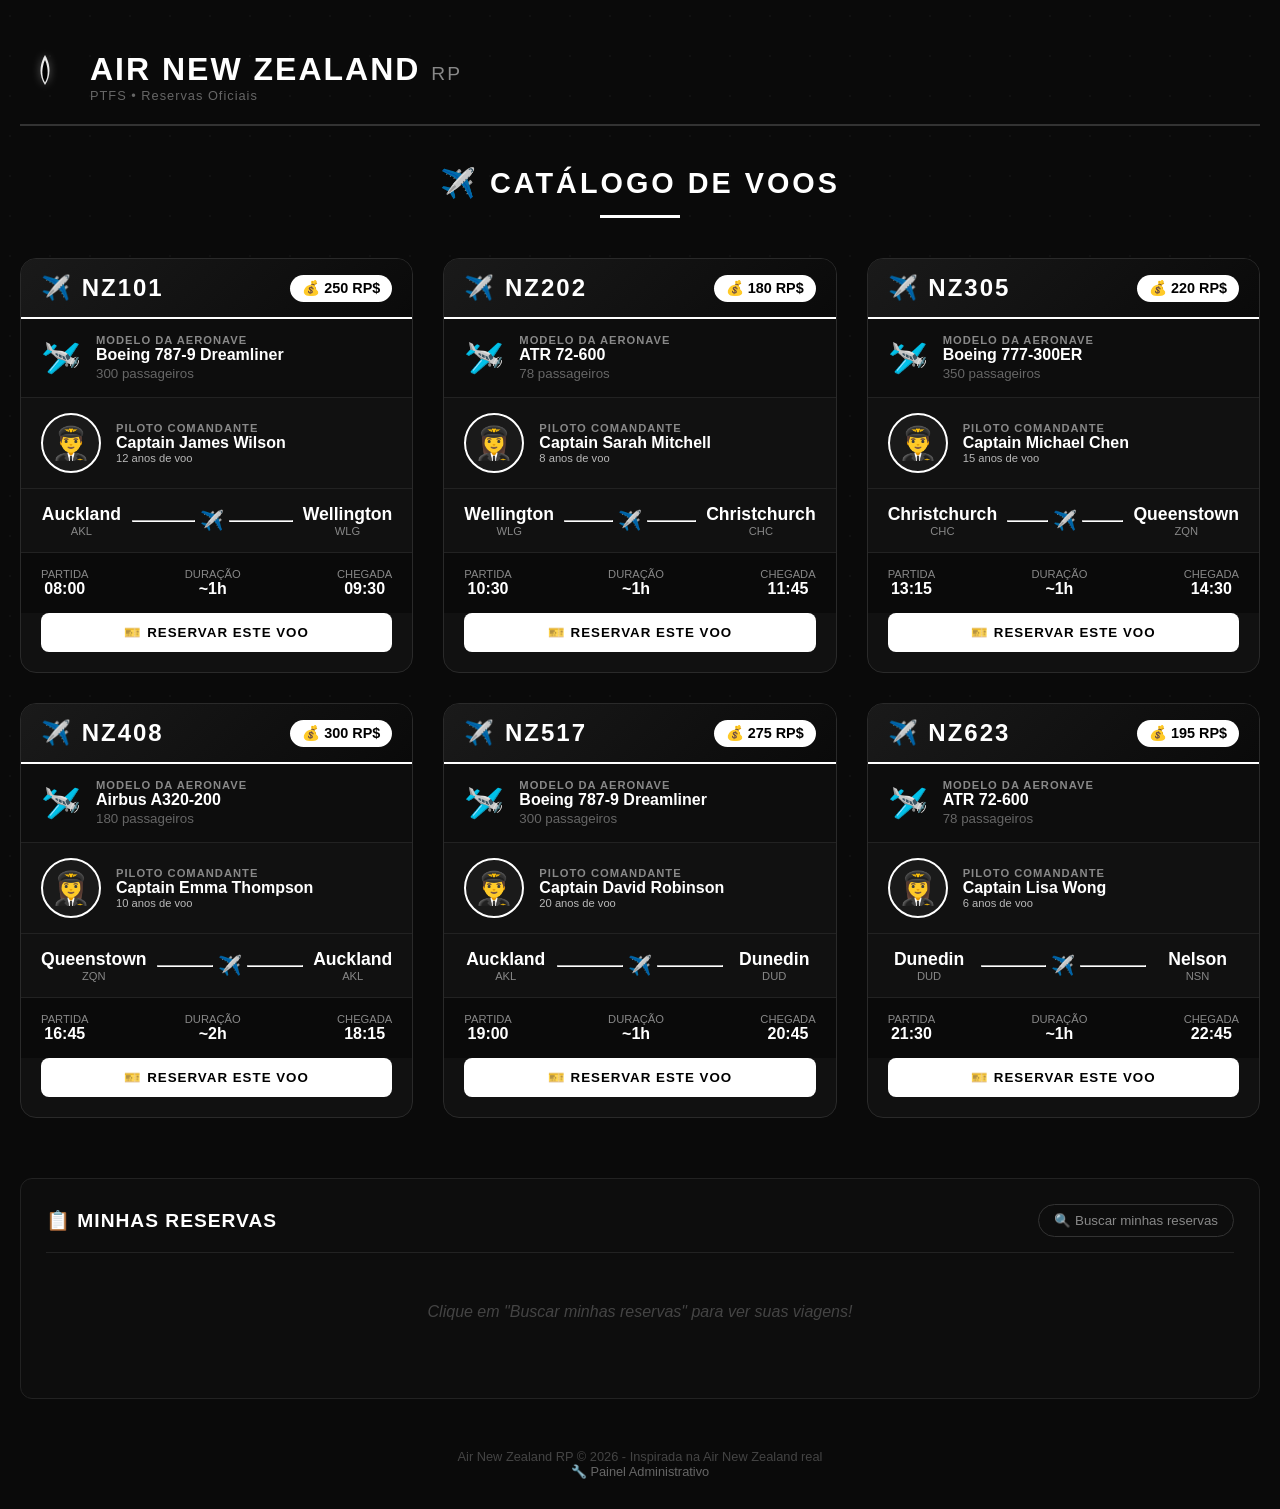
<file: index.html>
<!DOCTYPE html>
<html lang="pt-br">
<head>
    <meta charset="UTF-8">
    <meta name="viewport" content="width=device-width, initial-scale=1.0">
    <title>Air New Zealand RP | Reservas</title>
    <link rel="stylesheet" href="style.css">
</head>
<body>
    <div class="bg-texture"></div>

    <div class="container">
        <div class="header">
            <div class="logo-area">
                <div class="koru-icon">
                    <svg width="50" height="50" viewBox="0 0 100 100" fill="none">
                        <path d="M50 10 C50 10 30 40 50 70 C70 40 50 10 50 10Z" fill="white" opacity="0.9"/>
                        <path d="M50 20 C50 20 38 45 50 65 C62 45 50 20 50 20Z" fill="black"/>
                    </svg>
                </div>
                <div class="logo-text">
                    <h1>AIR NEW ZEALAND <span>RP</span></h1>
                    <p>PTFS • Reservas Oficiais</p>
                </div>
            </div>
        </div>

        <div class="page-title">
            <h2>✈️ CATÁLOGO DE VOOS</h2>
            <div class="line"></div>
        </div>

        <div class="voos-grid" id="voosGrid"></div>

        <div class="minhas-reservas">
            <div class="section-header">
                <h3>📋 MINHAS RESERVAS</h3>
                <button onclick="buscarReservasPorNome()" class="btn-clear">🔍 Buscar minhas reservas</button>
            </div>
            <div id="listaReservas" class="reservas-lista">
                <div class="empty-message">Clique em "Buscar minhas reservas" para ver suas viagens!</div>
            </div>
        </div>
    </div>

    <div id="modal" class="modal">
        <div class="modal-content">
            <span class="close" onclick="fecharModal()">&times;</span>
            <div id="modalBody"></div>
        </div>
    </div>

    <div class="footer">
        <p>Air New Zealand RP © 2026 - Inspirada na Air New Zealand real</p>
        <p><a href="admin.html">🔧 Painel Administrativo</a></p>
    </div>

    <script src="script.js"></script>
</body>
</html>
</file>
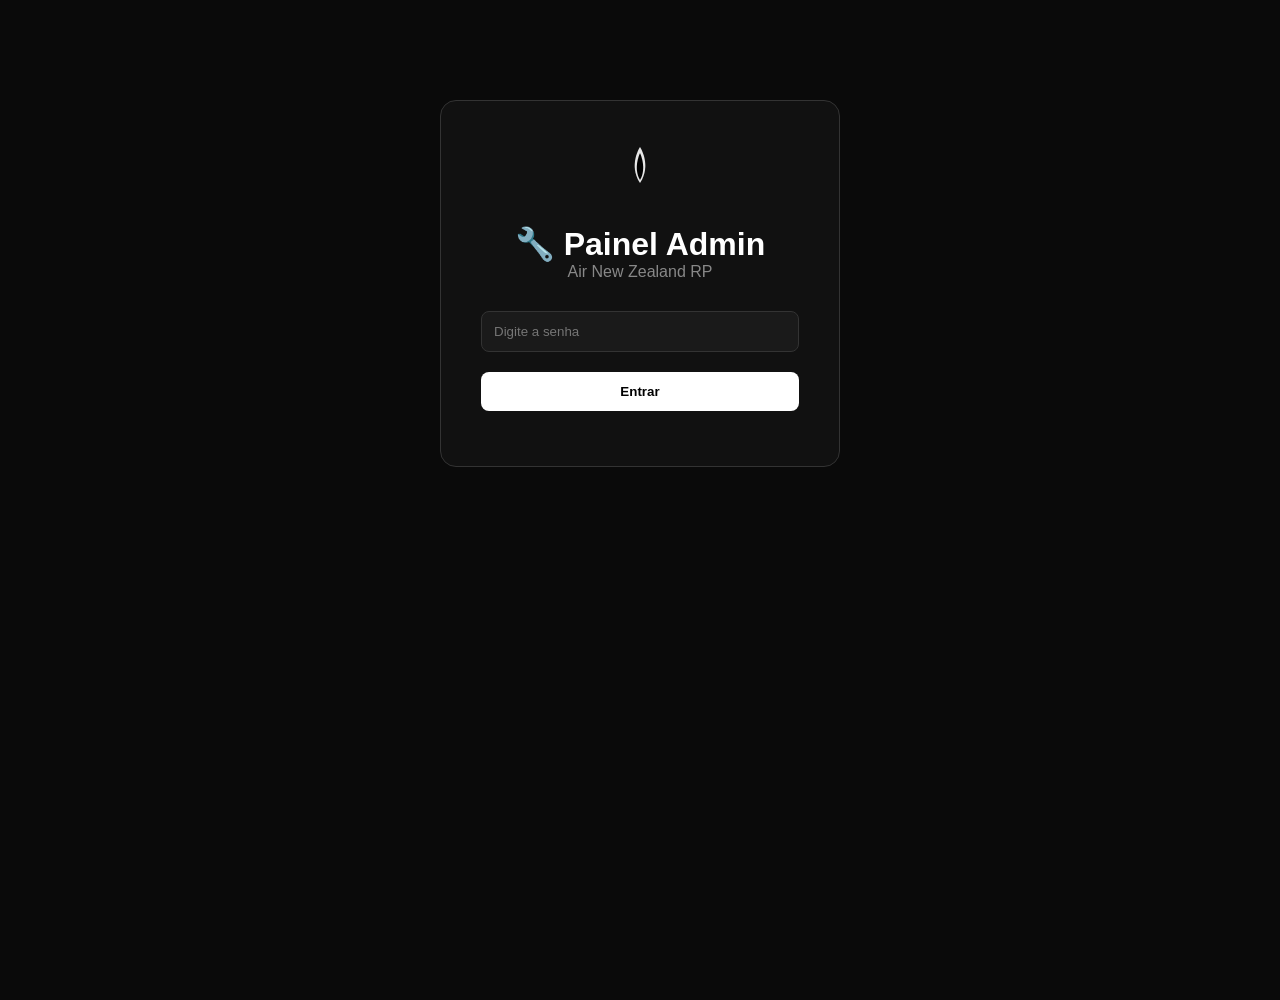
<file: admin.html>
<!DOCTYPE html>
<html lang="pt-br">
<head>
    <meta charset="UTF-8">
    <meta name="viewport" content="width=device-width, initial-scale=1.0">
    <title>Admin | Air New Zealand RP</title>
    <link rel="stylesheet" href="style.css">
    <style>
        * { margin: 0; padding: 0; box-sizing: border-box; }
        body { font-family: 'Segoe UI', sans-serif; background: #0a0a0a; min-height: 100vh; }
        .login-container {
            background: #111;
            border: 1px solid #333;
            border-radius: 16px;
            padding: 40px;
            width: 90%;
            max-width: 400px;
            text-align: center;
            margin: 100px auto;
        }
        .login-container input {
            width: 100%;
            background: #1a1a1a;
            border: 1px solid #333;
            color: #fff;
            padding: 12px;
            border-radius: 8px;
            margin-bottom: 20px;
        }
        .login-container button {
            width: 100%;
            background: #fff;
            color: #000;
            border: none;
            padding: 12px;
            border-radius: 8px;
            font-weight: bold;
            cursor: pointer;
        }
        .admin-header {
            background: #000;
            padding: 20px;
            border-bottom: 2px solid #ff4444;
            margin-bottom: 30px;
        }
        .admin-header h1 { color: #ff4444; }
        .stats {
            display: grid;
            grid-template-columns: repeat(auto-fit, minmax(150px, 1fr));
            gap: 20px;
            margin-bottom: 30px;
        }
        .stat-card {
            background: #111;
            border: 1px solid #333;
            border-radius: 10px;
            padding: 20px;
            text-align: center;
        }
        .stat-number { font-size: 2rem; font-weight: bold; color: #fff; }
        .stat-label { color: #888; }
        .filtros {
            display: flex;
            gap: 10px;
            margin-bottom: 20px;
            flex-wrap: wrap;
        }
        .filtro-btn {
            background: #1a1a1a;
            border: 1px solid #333;
            color: #fff;
            padding: 8px 16px;
            border-radius: 20px;
            cursor: pointer;
        }
        .filtro-btn.active { background: #fff; color: #000; }
        .reservas-table {
            width: 100%;
            border-collapse: collapse;
            background: #0d0d0d;
            border-radius: 10px;
            overflow-x: auto;
            display: block;
        }
        .reservas-table th, .reservas-table td {
            padding: 10px;
            border-bottom: 1px solid #1a1a1a;
            text-align: left;
        }
        select, input {
            background: #1a1a1a;
            border: 1px solid #333;
            color: #fff;
            padding: 6px 10px;
            border-radius: 4px;
        }
        button {
            background: #fff;
            color: #000;
            border: none;
            padding: 6px 12px;
            border-radius: 4px;
            cursor: pointer;
        }
        button.danger { background: #8b1a1a; color: #fff; }
        .mensagem-editor {
            background: #111;
            border: 1px solid #333;
            border-radius: 10px;
            padding: 20px;
            margin-top: 30px;
        }
        .mensagem-editor textarea {
            width: 100%;
            background: #0a0a0a;
            border: 1px solid #333;
            color: #fff;
            padding: 10px;
            border-radius: 6px;
        }
        .btn-primary { background: #fff; color: #000; padding: 10px 20px; }
        .refresh-btn {
            background: #1a1a1a;
            border: 1px solid #333;
            color: #fff;
            padding: 8px 16px;
            border-radius: 20px;
            cursor: pointer;
        }
        .logout-btn {
            background: #8b1a1a;
            color: #fff;
            padding: 8px 16px;
            border-radius: 20px;
            cursor: pointer;
            margin-left: 10px;
        }
        .container { max-width: 1400px; margin: 0 auto; padding: 20px; }
        .footer { text-align: center; padding: 20px; color: #666; }
        .footer a { color: #888; text-decoration: none; }
        @media (max-width: 768px) {
            .reservas-table { font-size: 0.7rem; }
            .reservas-table th, .reservas-table td { padding: 5px; }
        }
    </style>
</head>
<body>
    <!-- TELA DE LOGIN -->
    <div id="loginScreen" class="login-container">
        <svg width="60" height="60" viewBox="0 0 100 100" fill="none" style="margin: 0 auto 20px;">
            <path d="M50 10 C50 10 30 40 50 70 C70 40 50 10 50 10Z" fill="white" opacity="0.9"/>
            <path d="M50 20 C50 20 38 45 50 65 C62 45 50 20 50 20Z" fill="black"/>
        </svg>
        <h1 style="color: #fff;">🔧 Painel Admin</h1>
        <p style="color: #888; margin-bottom: 30px;">Air New Zealand RP</p>
        <input type="password" id="senhaAdmin" placeholder="Digite a senha">
        <button onclick="fazerLogin()">Entrar</button>
        <div id="loginError" style="color: #ff4444; margin-top: 15px;"></div>
    </div>

    <!-- PAINEL ADMIN (escondido até logar) -->
    <div id="adminPanel" style="display: none;">
        <div class="container">
            <div class="admin-header">
                <div style="display: flex; justify-content: space-between; align-items: center;">
                    <div>
                        <h1>🔧 PAINEL ADMINISTRATIVO</h1>
                        <p>Air New Zealand RP - Gerencie todas as reservas</p>
                    </div>
                    <button onclick="fazerLogout()" class="logout-btn">🚪 Sair</button>
                </div>
            </div>

            <div class="stats">
                <div class="stat-card"><div class="stat-number" id="totalReservas">0</div><div class="stat-label">📋 Total</div></div>
                <div class="stat-card"><div class="stat-number" id="totalEmDia">0</div><div class="stat-label">✅ Em dia</div></div>
                <div class="stat-card"><div class="stat-number" id="totalAtrasados">0</div><div class="stat-label">⚠️ Atrasados</div></div>
                <div class="stat-card"><div class="stat-number" id="totalCancelados">0</div><div class="stat-label">❌ Cancelados</div></div>
            </div>

            <div class="filtros">
                <button class="filtro-btn active" onclick="filtrarReservas('todos')">📋 Todos</button>
                <button class="filtro-btn" onclick="filtrarReservas('emdia')">✅ Em dia</button>
                <button class="filtro-btn" onclick="filtrarReservas('atrasado')">⚠️ Atrasados</button>
                <button class="filtro-btn" onclick="filtrarReservas('cancelado')">❌ Cancelados</button>
                <button class="refresh-btn" onclick="renderizarTabelaReservas()">🔄 Atualizar</button>
                <button class="refresh-btn" onclick="exportarReservas()">📎 Exportar CSV</button>
                <button class="refresh-btn danger" onclick="limparTodasReservasAdmin()">🗑️ Limpar tudo</button>
            </div>

            <div style="overflow-x: auto;">
                <table class="reservas-table">
                    <thead>
                        <tr><th>Código</th><th>Voo</th><th>Rota</th><th>Passageiro</th><th>Data</th><th>Status</th><th>Mensagem</th><th>Atualização</th><th>Ações</th></tr>
                    </thead>
                    <tbody id="tabelaReservasBody"><tr><td colspan="9" style="text-align: center;">Carregando...</td></tr>
                </tbody>
                </table>
            </div>

            <div class="mensagem-editor">
                <h3>✏️ MENSAGEM GLOBAL</h3>
                <textarea id="mensagemGlobal" rows="3" placeholder="Mensagem que todos verão..."></textarea>
                <select id="statusGlobal">
                    <option value="emdia">✅ Em dia</option>
                    <option value="atrasado">⚠️ Atrasado</option>
                    <option value="cancelado">❌ Cancelado</option>
                </select>
                <button onclick="atualizarMensagemGlobal()" class="btn-primary">💾 SALVAR</button>
                <div id="previewMensagem" style="margin-top: 15px; background: #0a0a0a; padding: 10px; border-radius: 6px;"></div>
            </div>

            <div class="footer">
                <p>Air New Zealand RP © 2026</p>
                <p><a href="index.html">← Voltar para o site público</a></p>
            </div>
        </div>
    </div>

    <script>
        // ========== CONFIGURAÇÕES ==========
        const SENHA_ADMIN = "admin123";
        const API_URL = "https://sheetdb.io/api/v1/zgrywmv600xid";

        // ========== FUNÇÕES DE LOGIN ==========
        function fazerLogin() {
            const senha = document.getElementById('senhaAdmin').value;
            if (senha === SENHA_ADMIN) {
                document.getElementById('loginScreen').style.display = 'none';
                document.getElementById('adminPanel').style.display = 'block';
                iniciarAdmin();
            } else {
                document.getElementById('loginError').innerHTML = '❌ Senha incorreta!';
            }
        }

        function fazerLogout() {
            document.getElementById('loginScreen').style.display = 'block';
            document.getElementById('adminPanel').style.display = 'none';
            document.getElementById('senhaAdmin').value = '';
            document.getElementById('loginError').innerHTML = '';
        }

        // ========== FUNÇÕES DA API ==========
        async function carregarReservas() {
            try {
                const response = await fetch(API_URL);
                const data = await response.json();
                if (data.error) return [];
                return Array.isArray(data) ? data : [data];
            } catch (error) {
                console.error("Erro:", error);
                return [];
            }
        }

        // FUNÇÃO QUE REALMENTE ATUALIZA O STATUS NA PLANILHA
        async function atualizarStatusReserva(id, novoStatus) {
            try {
                const response = await fetch(`${API_URL}/ID/${id}`, {
                    method: 'PATCH',
                    headers: { 'Content-Type': 'application/json' },
                    body: JSON.stringify({ 
                        Status: novoStatus,
                        UltimaAtualizacao: new Date().toLocaleString('pt-BR')
                    })
                });
                if (response.ok) {
                    alert('✅ Status atualizado na planilha!');
                    await renderizarTabelaReservas();
                    await atualizarEstatisticas();
                } else {
                    alert('❌ Erro ao atualizar status!');
                }
            } catch (error) {
                alert('❌ Erro de conexão!');
            }
        }

        // FUNÇÃO QUE REALMENTE ATUALIZA A MENSAGEM NA PLANILHA
        async function editarMensagemReserva(id, mensagem) {
            try {
                const response = await fetch(`${API_URL}/ID/${id}`, {
                    method: 'PATCH',
                    headers: { 'Content-Type': 'application/json' },
                    body: JSON.stringify({ 
                        Mensagem: mensagem,
                        UltimaAtualizacao: new Date().toLocaleString('pt-BR')
                    })
                });
                if (response.ok) {
                    alert('✅ Mensagem salva na planilha!');
                    await renderizarTabelaReservas();
                } else {
                    alert('❌ Erro ao salvar mensagem!');
                }
            } catch (error) {
                alert('❌ Erro de conexão!');
            }
        }

        async function deletarReserva(id) {
            try {
                const response = await fetch(`${API_URL}/ID/${id}`, { method: 'DELETE' });
                if (response.ok) {
                    alert('✅ Reserva cancelada!');
                    await renderizarTabelaReservas();
                    await atualizarEstatisticas();
                }
            } catch (error) {
                alert('❌ Erro ao cancelar!');
            }
        }

        async function renderizarTabelaReservas(filtro = 'todos') {
            let reservas = await carregarReservas();
            if (filtro !== 'todos') {
                reservas = reservas.filter(r => r.Status === filtro);
            }
            
            const tbody = document.getElementById('tabelaReservasBody');
            if (!reservas || reservas.length === 0) {
                tbody.innerHTML = '<tr><td colspan="9" style="text-align: center;">Nenhuma reserva encontrada</td></tr>';
                return;
            }
            
            tbody.innerHTML = reservas.map(reserva => `
                <tr>
                    <td>${reserva.CodigoReserva || '-'}</td>
                    <td>${reserva.CodigoVoo || '-'}</td>
                    <td>${reserva.Origem || '-'} → ${reserva.Destino || '-'}</td>
                    <td>${reserva.Passageiro || '-'}</td>
                    <td>${reserva.DataReserva || '-'}</td>
                    <td>
                        <select id="status_${reserva.ID}" onchange="atualizarStatusReserva(${reserva.ID}, this.value)">
                            <option value="emdia" ${reserva.Status === 'emdia' ? 'selected' : ''}>✅ Em dia</option>
                            <option value="atrasado" ${reserva.Status === 'atrasado' ? 'selected' : ''}>⚠️ Atrasado</option>
                            <option value="cancelado" ${reserva.Status === 'cancelado' ? 'selected' : ''}>❌ Cancelado</option>
                        </select>
                    </td>
                    <td>
                        <input type="text" id="msg_${reserva.ID}" value="${reserva.Mensagem || ''}" placeholder="Mensagem" style="width:150px;">
                        <button onclick="editarMensagemReserva(${reserva.ID}, document.getElementById('msg_${reserva.ID}').value)">💾 Salvar</button>
                    </td>
                    <td>${reserva.UltimaAtualizacao || '-'}</td>
                    <td><button onclick="deletarReserva(${reserva.ID})" style="background:#8b1a1a;color:white;">🗑️</button></td>
                </tr>
            `).join('');
        }

        async function atualizarEstatisticas() {
            const reservas = await carregarReservas();
            document.getElementById('totalReservas').innerHTML = reservas.length;
            document.getElementById('totalEmDia').innerHTML = reservas.filter(r => r.Status === 'emdia').length;
            document.getElementById('totalAtrasados').innerHTML = reservas.filter(r => r.Status === 'atrasado').length;
            document.getElementById('totalCancelados').innerHTML = reservas.filter(r => r.Status === 'cancelado').length;
        }

        function filtrarReservas(filtro) {
            document.querySelectorAll('.filtro-btn').forEach(btn => btn.classList.remove('active'));
            event.target.classList.add('active');
            renderizarTabelaReservas(filtro);
        }

        async function exportarReservas() {
            const reservas = await carregarReservas();
            if (!reservas || reservas.length === 0) { alert('Sem reservas'); return; }
            let csv = "ID,Código,Voo,Origem,Destino,Passageiro,Data,Status,Mensagem\n";
            reservas.forEach(r => {
                csv += `"${r.ID}","${r.CodigoReserva}","${r.CodigoVoo}","${r.Origem}","${r.Destino}","${r.Passageiro}","${r.DataReserva}","${r.Status}","${r.Mensagem}"\n`;
            });
            const blob = new Blob([csv], { type: 'text/csv' });
            const link = document.createElement('a');
            link.href = URL.createObjectURL(blob);
            link.download = `reservas_${new Date().toISOString().split('T')[0]}.csv`;
            link.click();
            alert('✅ Exportado!');
        }

        async function limparTodasReservasAdmin() {
            if (confirm('⚠️ ATENÇÃO! Isso vai apagar TODAS as reservas. Tem certeza?')) {
                const reservas = await carregarReservas();
                for (const r of reservas) {
                    if (r.ID) await deletarReserva(r.ID);
                }
                alert('✅ Todas reservas removidas!');
                await renderizarTabelaReservas();
                await atualizarEstatisticas();
            }
        }

        function atualizarMensagemGlobal() {
            const mensagem = document.getElementById('mensagemGlobal').value;
            const statusGlobal = document.getElementById('statusGlobal').value;
            const config = {
                mensagem: mensagem,
                status: statusGlobal,
                ultimaAlteracao: new Date().toLocaleString('pt-BR')
            };
            localStorage.setItem('airnz_mensagem_global', JSON.stringify(config));
            alert('✅ Mensagem global salva no navegador!');
        }

        function carregarMensagemGlobal() {
            const config = localStorage.getItem('airnz_mensagem_global');
            if (config) {
                const data = JSON.parse(config);
                document.getElementById('mensagemGlobal').value = data.mensagem;
                document.getElementById('statusGlobal').value = data.status;
                document.getElementById('previewMensagem').innerHTML = `
                    <strong>Status:</strong> ${data.status}<br>
                    <strong>Mensagem:</strong> ${data.mensagem}<br>
                    <small>${data.ultimaAlteracao}</small>
                `;
            }
        }

        async function iniciarAdmin() {
            carregarMensagemGlobal();
            await renderizarTabelaReservas();
            await atualizarEstatisticas();
            setInterval(async () => {
                await renderizarTabelaReservas();
                await atualizarEstatisticas();
            }, 15000);
        }

        document.getElementById('senhaAdmin').addEventListener('keypress', function(e) {
            if (e.key === 'Enter') fazerLogin();
        });
    </script>
</body>
</html>
</file>
<file: style.css>
* {
    margin: 0;
    padding: 0;
    box-sizing: border-box;
}

body {
    font-family: 'Segoe UI', 'Montserrat', sans-serif;
    background: #0a0a0a;
    color: #ffffff;
    min-height: 100vh;
}

.bg-texture {
    position: fixed;
    top: 0;
    left: 0;
    width: 100%;
    height: 100%;
    background-image: radial-gradient(circle at 25% 40%, rgba(255,255,255,0.03) 1px, transparent 1px);
    background-size: 40px 40px;
    pointer-events: none;
    z-index: 0;
}

.container {
    max-width: 1300px;
    margin: 0 auto;
    padding: 20px;
    position: relative;
    z-index: 1;
}

/* ========== HEADER ========== */
.header {
    padding: 30px 0 20px;
    border-bottom: 2px solid #333;
    margin-bottom: 40px;
}

.logo-area {
    display: flex;
    align-items: center;
    gap: 20px;
}

.koru-icon svg {
    filter: drop-shadow(0 0 5px rgba(255,255,255,0.3));
}

.logo-text h1 {
    font-size: 2rem;
    letter-spacing: 2px;
    font-weight: 700;
}

.logo-text h1 span {
    color: #888;
    font-weight: 400;
    font-size: 1.2rem;
}

.logo-text p {
    color: #666;
    font-size: 0.8rem;
    letter-spacing: 1px;
}

/* ========== TÍTULO ========== */
.page-title {
    text-align: center;
    margin-bottom: 40px;
}

.page-title h2 {
    font-size: 1.8rem;
    letter-spacing: 3px;
    font-weight: 600;
}

.line {
    width: 80px;
    height: 3px;
    background: #fff;
    margin: 15px auto 0;
}

/* ========== GRID DE VOOS ========== */
.voos-grid {
    display: grid;
    grid-template-columns: repeat(auto-fill, minmax(380px, 1fr));
    gap: 30px;
    margin-bottom: 60px;
}

.voo-card {
    background: #111;
    border: 1px solid #2a2a2a;
    border-radius: 16px;
    overflow: hidden;
    transition: all 0.3s ease;
}

.voo-card:hover {
    transform: translateY(-5px);
    border-color: #fff;
    box-shadow: 0 10px 30px rgba(255,255,255,0.1);
}

/* Cabeçalho do voo */
.voo-header {
    background: linear-gradient(135deg, #1a1a1a 0%, #0a0a0a 100%);
    padding: 15px 20px;
    border-bottom: 2px solid #fff;
    display: flex;
    justify-content: space-between;
    align-items: center;
}

.voo-codigo {
    font-size: 1.5rem;
    font-weight: bold;
    letter-spacing: 2px;
}

.voo-preco {
    background: #fff;
    color: #000;
    padding: 5px 12px;
    border-radius: 20px;
    font-size: 0.9rem;
    font-weight: bold;
}

/* Informações do avião */
.aviao-info {
    background: #0d0d0d;
    padding: 15px 20px;
    border-bottom: 1px solid #222;
    display: flex;
    align-items: center;
    gap: 15px;
}

.aviao-icon {
    font-size: 2rem;
}

.aviao-detalhes h4 {
    color: #888;
    font-size: 0.7rem;
    letter-spacing: 1px;
}

.aviao-detalhes p {
    font-size: 1rem;
    font-weight: bold;
}

/* Piloto */
.piloto-info {
    padding: 15px 20px;
    border-bottom: 1px solid #222;
    display: flex;
    align-items: center;
    gap: 15px;
}

.piloto-foto {
    width: 60px;
    height: 60px;
    background: #1a1a1a;
    border-radius: 50%;
    display: flex;
    align-items: center;
    justify-content: center;
    border: 2px solid #fff;
}

.piloto-foto .sem-foto {
    font-size: 2rem;
}

.piloto-detalhes h4 {
    color: #888;
    font-size: 0.7rem;
    letter-spacing: 1px;
}

.piloto-detalhes .piloto-nome {
    font-size: 1rem;
    font-weight: bold;
}

.piloto-detalhes .piloto-experiencia {
    font-size: 0.7rem;
    color: #fff;
    opacity: 0.7;
}

/* Rota */
.rota-info {
    padding: 15px 20px;
    border-bottom: 1px solid #222;
    text-align: center;
}

.rota-cidade {
    display: flex;
    justify-content: space-between;
    align-items: center;
    gap: 10px;
}

.cidade {
    text-align: center;
    flex: 1;
}

.cidade-nome {
    font-size: 1.1rem;
    font-weight: bold;
}

.cidade-icao {
    font-size: 0.7rem;
    color: #888;
}

.rota-linha {
    flex: 2;
    display: flex;
    align-items: center;
    gap: 5px;
}

.rota-linha hr {
    flex: 1;
    border-color: #fff;
}

.rota-icone {
    font-size: 1.2rem;
}

/* Horário */
.horario-info {
    padding: 15px 20px;
    display: flex;
    justify-content: space-between;
    align-items: center;
    background: #0a0a0a;
}

.horario-item {
    text-align: center;
}

.horario-item .label {
    font-size: 0.7rem;
    color: #888;
}

.horario-item .value {
    font-size: 1rem;
    font-weight: bold;
}

.btn-reservar {
    width: calc(100% - 40px);
    margin: 0 20px 20px 20px;
    background: #fff;
    color: #000;
    border: none;
    padding: 12px;
    border-radius: 8px;
    font-weight: bold;
    cursor: pointer;
    transition: all 0.2s;
    text-transform: uppercase;
    letter-spacing: 1px;
}

.btn-reservar:hover {
    background: #ccc;
    transform: scale(0.98);
}

/* ========== MINHAS RESERVAS ========== */
.minhas-reservas {
    background: #0d0d0d;
    border: 1px solid #222;
    border-radius: 12px;
    padding: 25px;
    margin-top: 20px;
}

.section-header {
    display: flex;
    justify-content: space-between;
    align-items: center;
    margin-bottom: 20px;
    padding-bottom: 15px;
    border-bottom: 1px solid #222;
}

.section-header h3 {
    font-size: 1.2rem;
    letter-spacing: 1px;
}

.btn-clear {
    background: transparent;
    border: 1px solid #333;
    color: #888;
    padding: 8px 15px;
    border-radius: 20px;
    cursor: pointer;
    transition: all 0.2s;
}

.btn-clear:hover {
    border-color: #fff;
    color: #fff;
}

.reservas-lista {
    min-height: 100px;
}

.reserva-item {
    background: #111;
    border-left: 3px solid #fff;
    padding: 15px;
    margin-bottom: 10px;
    display: flex;
    justify-content: space-between;
    align-items: center;
    flex-wrap: wrap;
    gap: 10px;
    transition: all 0.2s;
}

.reserva-item:hover {
    background: #161616;
}

.reserva-info .rota {
    font-weight: bold;
    font-size: 1rem;
}

.reserva-info .codigo {
    font-family: monospace;
    color: #aaa;
    font-size: 0.8rem;
    margin-top: 5px;
}

.reserva-info .codigo span {
    background: #1a1a1a;
    padding: 2px 8px;
    border-radius: 4px;
    letter-spacing: 1px;
}

.btn-cancelar {
    background: transparent;
    border: 1px solid #333;
    color: #888;
    padding: 6px 15px;
    border-radius: 4px;
    cursor: pointer;
    transition: all 0.2s;
}

.btn-cancelar:hover {
    border-color: #ff4444;
    color: #ff4444;
}

.empty-message {
    text-align: center;
    color: #444;
    padding: 30px;
    font-style: italic;
}

/* ========== MODAL ========== */
.modal {
    display: none;
    position: fixed;
    z-index: 1000;
    left: 0;
    top: 0;
    width: 100%;
    height: 100%;
    background-color: rgba(0,0,0,0.95);
    justify-content: center;
    align-items: center;
}

.modal-content {
    background: #111;
    border: 1px solid #fff;
    border-radius: 16px;
    padding: 30px;
    max-width: 450px;
    width: 90%;
    position: relative;
    text-align: center;
}

.close {
    position: absolute;
    top: 15px;
    right: 20px;
    font-size: 28px;
    cursor: pointer;
    color: #666;
    transition: all 0.2s;
}

.close:hover {
    color: #fff;
}

.modal-codigo {
    background: #000;
    padding: 15px;
    font-family: monospace;
    font-size: 1.2rem;
    letter-spacing: 2px;
    margin: 15px 0;
    border-radius: 8px;
    border: 1px solid #fff;
}

/* ========== FOOTER ========== */
.footer {
    text-align: center;
    padding: 30px;
    color: #444;
    font-size: 0.8rem;
}

.footer a {
    color: #666;
    text-decoration: none;
    transition: all 0.2s;
}

.footer a:hover {
    color: #fff;
}

/* ========== RESPONSIVO ========== */
@media (max-width: 768px) {
    .voos-grid {
        grid-template-columns: 1fr;
    }
    
    .logo-text h1 {
        font-size: 1.3rem;
    }
    
    .container {
        padding: 15px;
    }
    
    .reserva-item {
        flex-direction: column;
        text-align: center;
    }
    
    .voo-header {
        flex-direction: column;
        gap: 10px;
        text-align: center;
    }
    
    .rota-cidade {
        flex-direction: column;
    }
    
    .rota-linha {
        display: none;
    }
}
</file>
